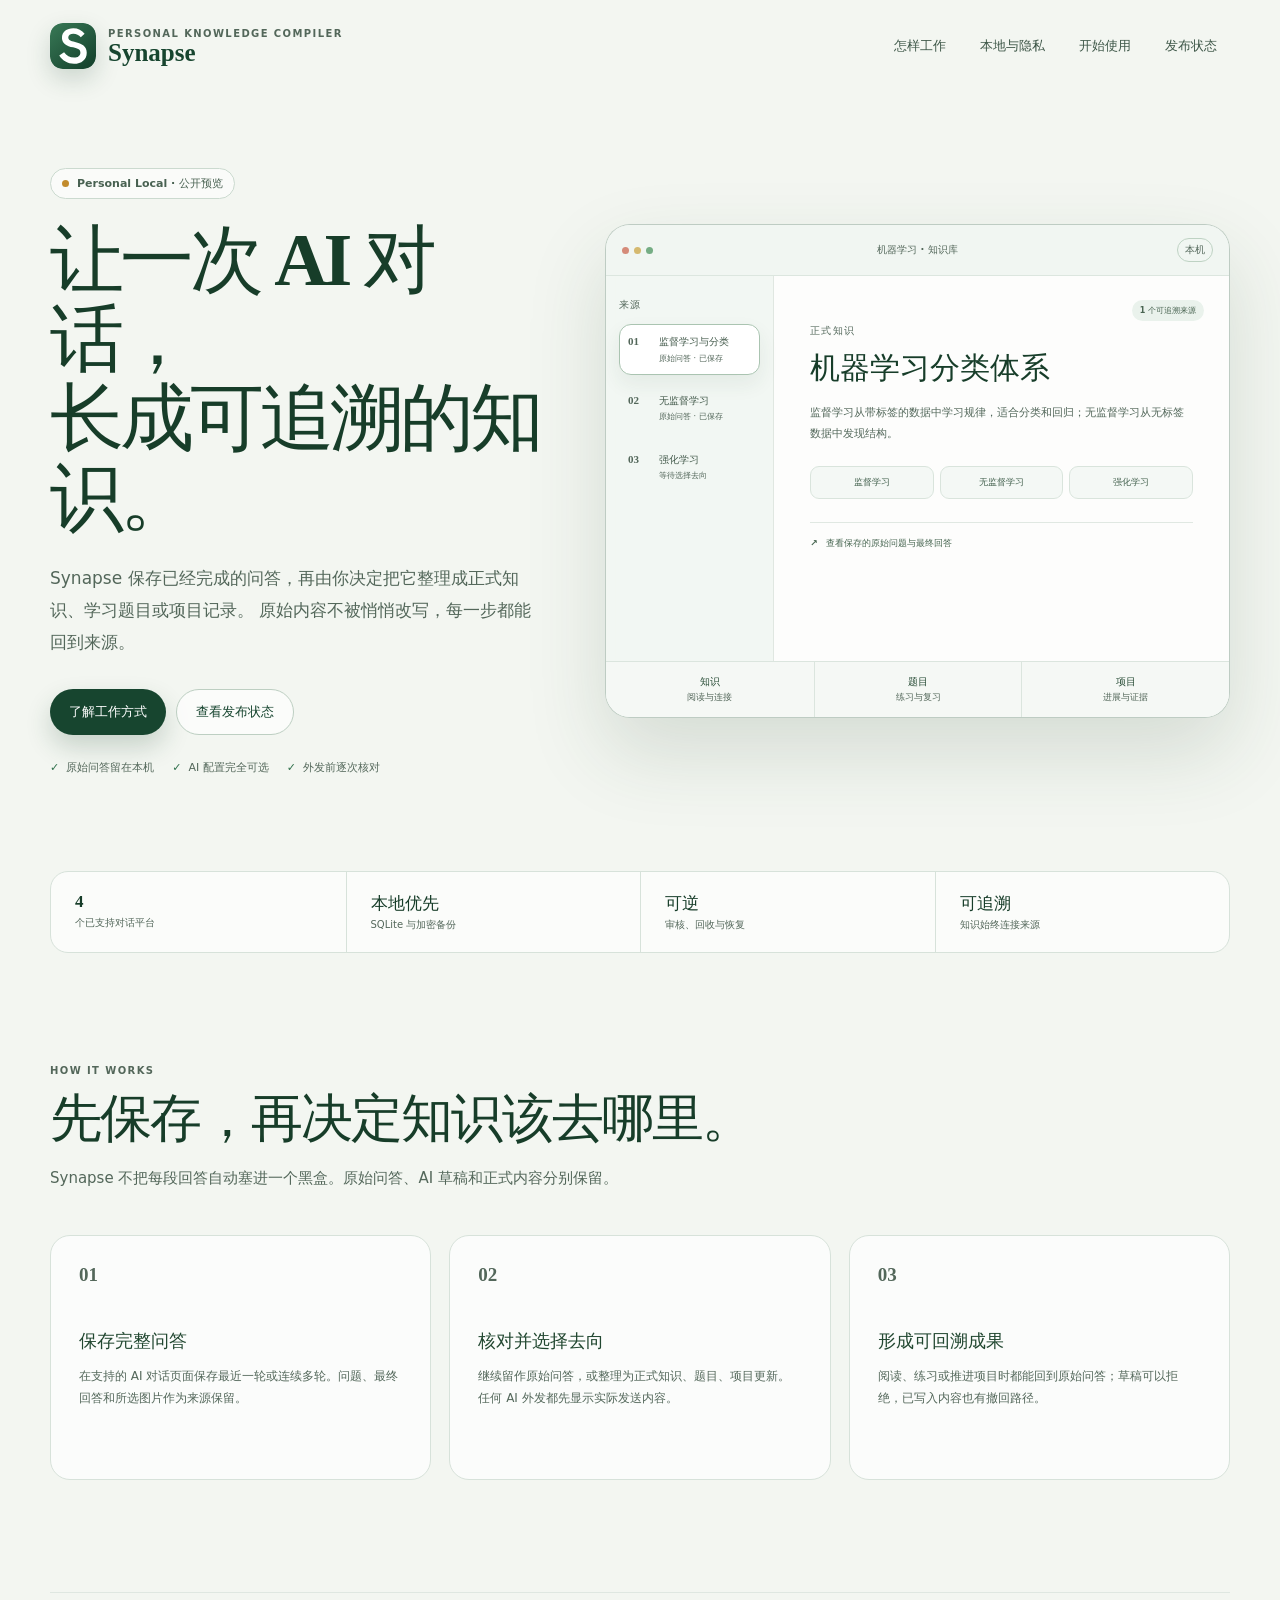
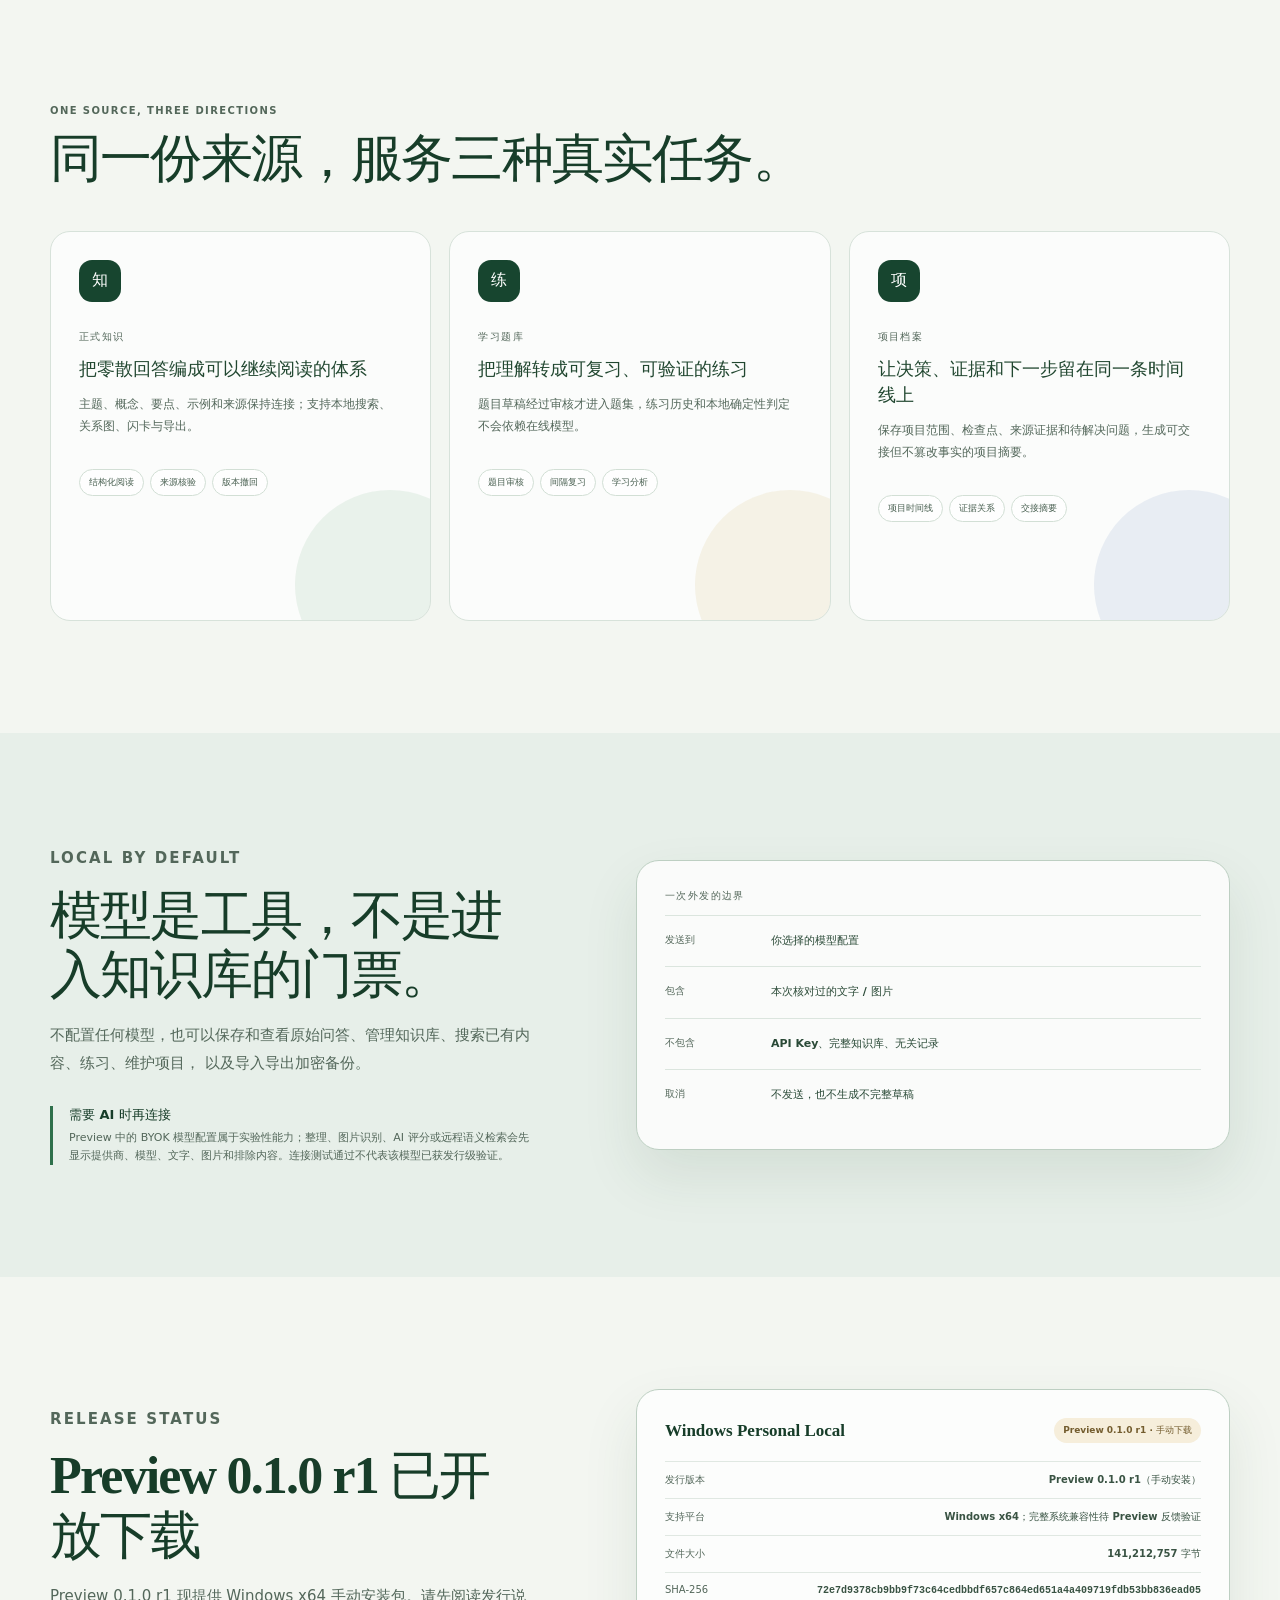
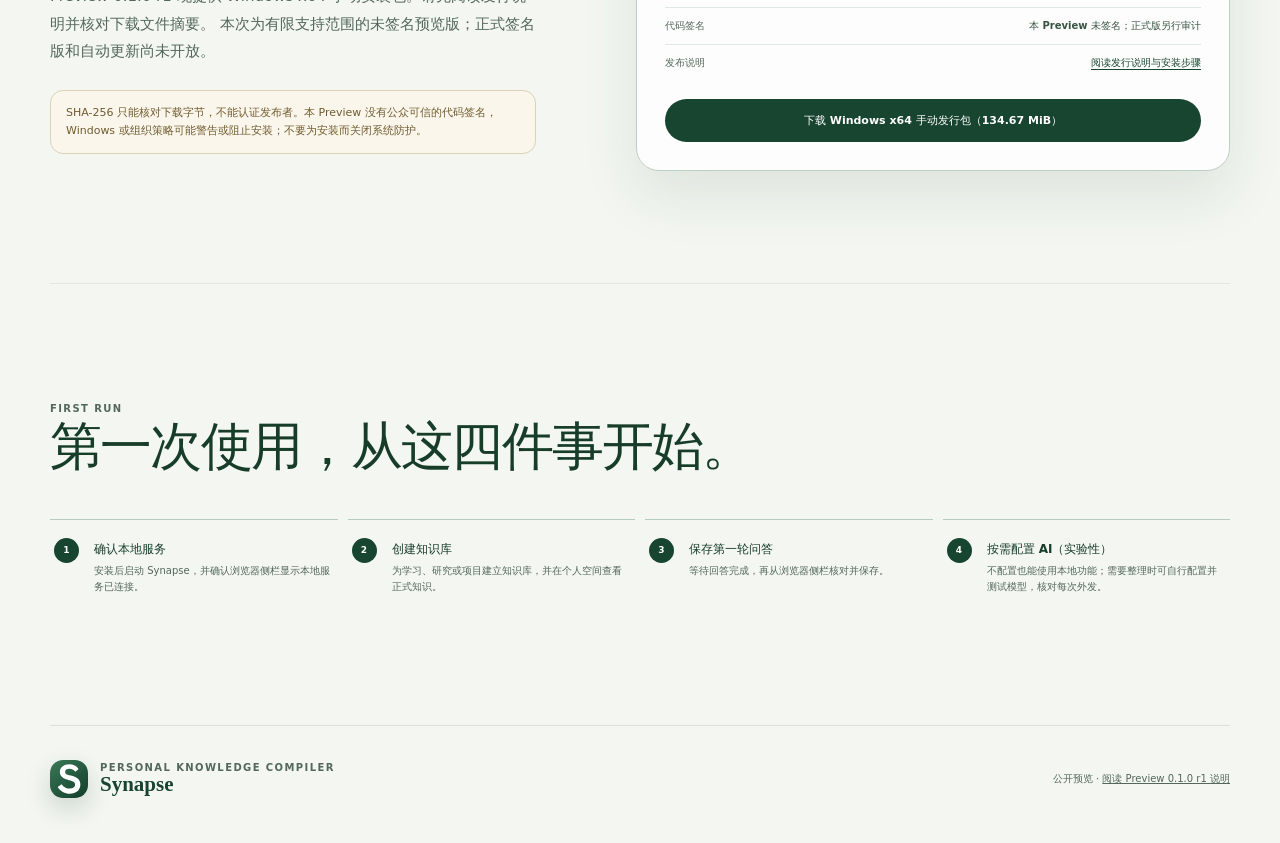
<file: index.html>
<!doctype html>
<html lang="zh-CN">
  <head>
    <meta charset="utf-8">
    <meta name="viewport" content="width=device-width, initial-scale=1">
    <meta
      name="description"
      content="Synapse Personal Local：把 AI 对话整理成可审核、可追溯的个人知识。"
    >
    <title>Synapse Personal Local · 让知识留下来</title>
    <link rel="stylesheet" href="./styles.css">
  </head>
  <body>
    <header class="site-header">
      <a class="brand" href="#top" aria-label="Synapse 首页">
        <img src="./brand/synapse-mark.svg" alt="" width="46" height="46">
        <span>
          <small>PERSONAL KNOWLEDGE COMPILER</small>
          <strong>Synapse</strong>
        </span>
      </a>
      <nav aria-label="公开页面导航">
        <a href="#workflow">怎样工作</a>
        <a href="#privacy">本地与隐私</a>
        <a href="#first-run">开始使用</a>
        <a href="#availability">发布状态</a>
      </nav>
    </header>

    <main id="top">
      <section class="hero" aria-labelledby="hero-title">
        <div class="hero-copy">
          <p class="status-kicker"><span></span> Personal Local · 公开预览</p>
          <h1 id="hero-title">让一次 AI 对话，<br>长成可追溯的知识。</h1>
          <p class="hero-lede">
            Synapse 保存已经完成的问答，再由你决定把它整理成正式知识、学习题目或项目记录。
            原始内容不被悄悄改写，每一步都能回到来源。
          </p>
          <div class="hero-actions">
            <a class="primary-link" href="#workflow">了解工作方式</a>
            <a class="secondary-link" href="#availability">查看发布状态</a>
          </div>
          <ul class="hero-facts" aria-label="产品边界摘要">
            <li>原始问答留在本机</li>
            <li>AI 配置完全可选</li>
            <li>外发前逐次核对</li>
          </ul>
        </div>

        <div class="product-window" aria-label="Synapse 知识整理流程示意">
          <div class="window-bar">
            <span class="window-dots" aria-hidden="true"><i></i><i></i><i></i></span>
            <strong>机器学习 · 知识库</strong>
            <span class="local-pill">本机</span>
          </div>
          <div class="window-body">
            <div class="source-rail">
              <p class="mini-label">来源</p>
              <article class="source-card active">
                <span>01</span>
                <div>
                  <strong>监督学习与分类</strong>
                  <small>原始问答 · 已保存</small>
                </div>
              </article>
              <article class="source-card">
                <span>02</span>
                <div>
                  <strong>无监督学习</strong>
                  <small>原始问答 · 已保存</small>
                </div>
              </article>
              <article class="source-card">
                <span>03</span>
                <div>
                  <strong>强化学习</strong>
                  <small>等待选择去向</small>
                </div>
              </article>
            </div>
            <article class="knowledge-sheet">
              <p class="mini-label">正式知识</p>
              <span class="trace-badge">1 个可追溯来源</span>
              <h2>机器学习分类体系</h2>
              <p>
                监督学习从带标签的数据中学习规律，适合分类和回归；无监督学习从无标签数据中发现结构。
              </p>
              <div class="concept-grid">
                <span>监督学习</span><span>无监督学习</span><span>强化学习</span>
              </div>
              <div class="source-link"><b>↗</b> 查看保存的原始问题与最终回答</div>
            </article>
          </div>
          <div class="destination-bar" aria-label="三种整理去向">
            <span><b>知识</b> 阅读与连接</span>
            <span><b>题目</b> 练习与复习</span>
            <span><b>项目</b> 进展与证据</span>
          </div>
        </div>
      </section>

      <section class="trust-strip" aria-label="当前支持范围">
        <div><strong>4</strong><span>个已支持对话平台</span></div>
        <div><strong>本地优先</strong><span>SQLite 与加密备份</span></div>
        <div><strong>可逆</strong><span>审核、回收与恢复</span></div>
        <div><strong>可追溯</strong><span>知识始终连接来源</span></div>
      </section>

      <section id="workflow" class="section-block workflow-section">
        <div class="section-intro">
          <p class="eyebrow">HOW IT WORKS</p>
          <h2>先保存，再决定知识该去哪里。</h2>
          <p>Synapse 不把每段回答自动塞进一个黑盒。原始问答、AI 草稿和正式内容分别保留。</p>
        </div>
        <div class="step-grid">
          <article>
            <span class="step-number">01</span>
            <h3>保存完整问答</h3>
            <p>在支持的 AI 对话页面保存最近一轮或连续多轮。问题、最终回答和所选图片作为来源保留。</p>
          </article>
          <article>
            <span class="step-number">02</span>
            <h3>核对并选择去向</h3>
            <p>继续留作原始问答，或整理为正式知识、题目、项目更新。任何 AI 外发都先显示实际发送内容。</p>
          </article>
          <article>
            <span class="step-number">03</span>
            <h3>形成可回溯成果</h3>
            <p>阅读、练习或推进项目时都能回到原始问答；草稿可以拒绝，已写入内容也有撤回路径。</p>
          </article>
        </div>
      </section>

      <section class="section-block destinations-section" aria-labelledby="destinations-title">
        <div class="section-intro compact">
          <p class="eyebrow">ONE SOURCE, THREE DIRECTIONS</p>
          <h2 id="destinations-title">同一份来源，服务三种真实任务。</h2>
        </div>
        <div class="destination-grid">
          <article class="destination-card knowledge-card">
            <span class="card-icon" aria-hidden="true">知</span>
            <p class="mini-label">正式知识</p>
            <h3>把零散回答编成可以继续阅读的体系</h3>
            <p>主题、概念、要点、示例和来源保持连接；支持本地搜索、关系图、闪卡与导出。</p>
            <ul><li>结构化阅读</li><li>来源核验</li><li>版本撤回</li></ul>
          </article>
          <article class="destination-card exercise-card">
            <span class="card-icon" aria-hidden="true">练</span>
            <p class="mini-label">学习题库</p>
            <h3>把理解转成可复习、可验证的练习</h3>
            <p>题目草稿经过审核才进入题集，练习历史和本地确定性判定不会依赖在线模型。</p>
            <ul><li>题目审核</li><li>间隔复习</li><li>学习分析</li></ul>
          </article>
          <article class="destination-card project-card">
            <span class="card-icon" aria-hidden="true">项</span>
            <p class="mini-label">项目档案</p>
            <h3>让决策、证据和下一步留在同一条时间线上</h3>
            <p>保存项目范围、检查点、来源证据和待解决问题，生成可交接但不篡改事实的项目摘要。</p>
            <ul><li>项目时间线</li><li>证据关系</li><li>交接摘要</li></ul>
          </article>
        </div>
      </section>

      <section id="privacy" class="section-block privacy-section">
        <div class="privacy-copy">
          <p class="eyebrow">LOCAL BY DEFAULT</p>
          <h2>模型是工具，不是进入知识库的门票。</h2>
          <p>
            不配置任何模型，也可以保存和查看原始问答、管理知识库、搜索已有内容、练习、维护项目，
            以及导入导出加密备份。
          </p>
          <div class="privacy-note">
            <strong>需要 AI 时再连接</strong>
            <span>Preview 中的 BYOK 模型配置属于实验性能力；整理、图片识别、AI 评分或远程语义检索会先显示提供商、模型、文字、图片和排除内容。连接测试通过不代表该模型已获发行级验证。</span>
          </div>
        </div>
        <div class="boundary-card">
          <p class="mini-label">一次外发的边界</p>
          <div class="boundary-row"><span>发送到</span><strong>你选择的模型配置</strong></div>
          <div class="boundary-row"><span>包含</span><strong>本次核对过的文字 / 图片</strong></div>
          <div class="boundary-row"><span>不包含</span><strong>API Key、完整知识库、无关记录</strong></div>
          <div class="boundary-row"><span>取消</span><strong>不发送，也不生成不完整草稿</strong></div>
        </div>
      </section>

      <section id="availability" class="section-block availability-section" data-release-status="public-preview">
        <div class="availability-copy">
          <p class="eyebrow">RELEASE STATUS</p>
          <h2>Preview 0.1.0 r1 已开放下载</h2>
          <p>
            Preview 0.1.0 r1 现提供 Windows x64 手动安装包。请先阅读发行说明并核对下载文件摘要。
            本次为有限支持范围的未签名预览版；正式签名版和自动更新尚未开放。
          </p>
          <aside role="note">
            SHA-256 只能核对下载字节，不能认证发布者。本 Preview 没有公众可信的代码签名，
            Windows 或组织策略可能警告或阻止安装；不要为安装而关闭系统防护。
          </aside>
        </div>
        <div class="release-card" aria-label="Preview 0.1.0 r1 发行包信息">
          <div class="release-card-heading">
            <span>Windows Personal Local</span>
            <strong>Preview 0.1.0 r1 · 手动下载</strong>
          </div>
          <dl>
            <div><dt>发行版本</dt><dd>Preview 0.1.0 r1（手动安装）</dd></div>
            <div><dt>支持平台</dt><dd>Windows x64；完整系统兼容性待 Preview 反馈验证</dd></div>
            <div><dt>文件大小</dt><dd>141,212,757 字节</dd></div>
            <div><dt>SHA-256</dt><dd><code>72e7d9378cb9bb9f73c64cedbbdf657c864ed651a4a409719fdb53bb836ead05</code></dd></div>
            <div><dt>代码签名</dt><dd>本 Preview 未签名；正式版另行审计</dd></div>
            <div><dt>发布说明</dt><dd><a href="./preview-0.1.0-r1.html">阅读发行说明与安装步骤</a></dd></div>
          </dl>
          <a class="release-download" href="https://github.com/zoror08808/synapse-preview/releases/download/preview-0.1.0-r1/synapse-personal-local-preview-0.1.0-r1-manual.zip">下载 Windows x64 手动发行包（134.67 MiB）</a>
        </div>
      </section>

      <section id="first-run" class="section-block start-section" aria-labelledby="start-title">
        <div class="section-intro compact">
          <p class="eyebrow">FIRST RUN</p>
          <h2 id="start-title">第一次使用，从这四件事开始。</h2>
        </div>
        <ol>
          <li><span>1</span><div><strong>确认本地服务</strong><p>安装后启动 Synapse，并确认浏览器侧栏显示本地服务已连接。</p></div></li>
          <li><span>2</span><div><strong>创建知识库</strong><p>为学习、研究或项目建立知识库，并在个人空间查看正式知识。</p></div></li>
          <li><span>3</span><div><strong>保存第一轮问答</strong><p>等待回答完成，再从浏览器侧栏核对并保存。</p></div></li>
          <li><span>4</span><div><strong>按需配置 AI（实验性）</strong><p>不配置也能使用本地功能；需要整理时可自行配置并测试模型，核对每次外发。</p></div></li>
        </ol>
      </section>
    </main>

    <footer>
      <div class="brand footer-brand">
        <img src="./brand/synapse-mark.svg" alt="" width="38" height="38">
        <span><small>PERSONAL KNOWLEDGE COMPILER</small><strong>Synapse</strong></span>
      </div>
      <p>公开预览 · <a href="./preview-0.1.0-r1.html">阅读 Preview 0.1.0 r1 说明</a></p>
    </footer>
  </body>
</html>
</file>
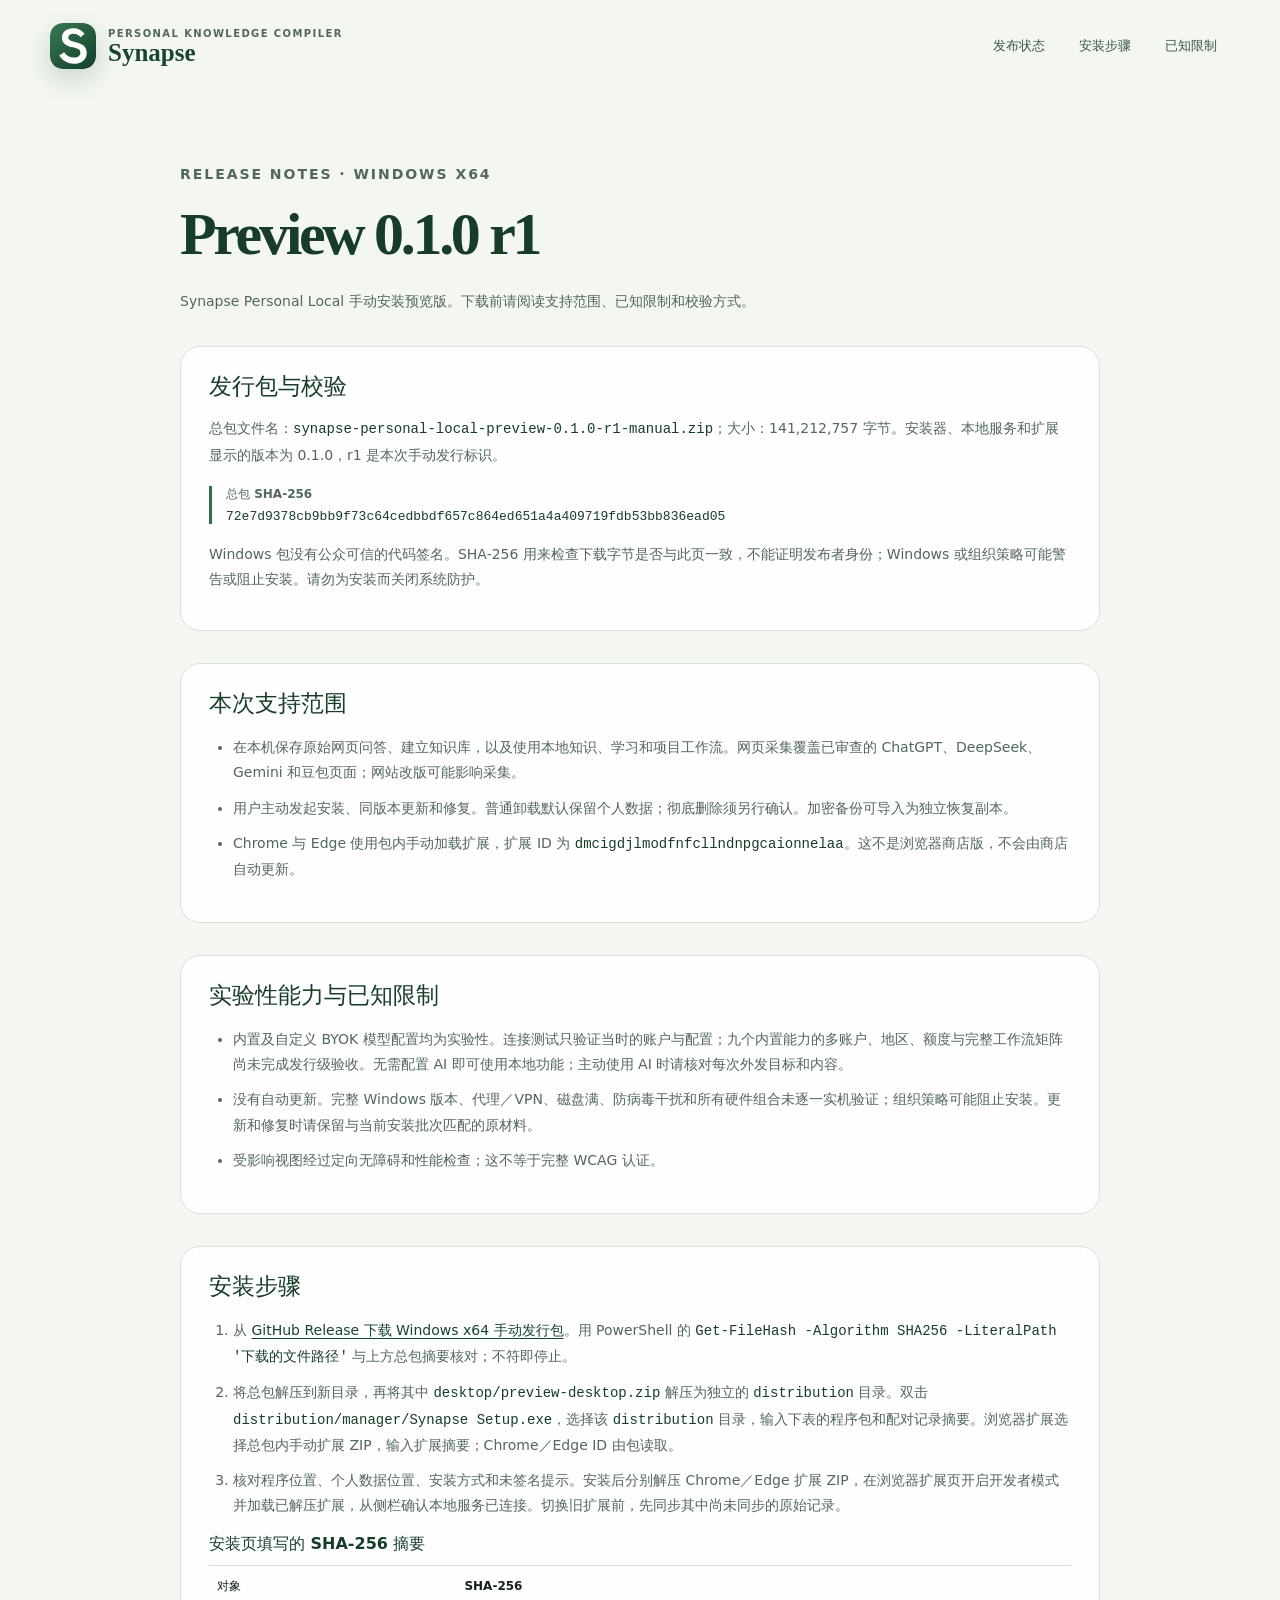
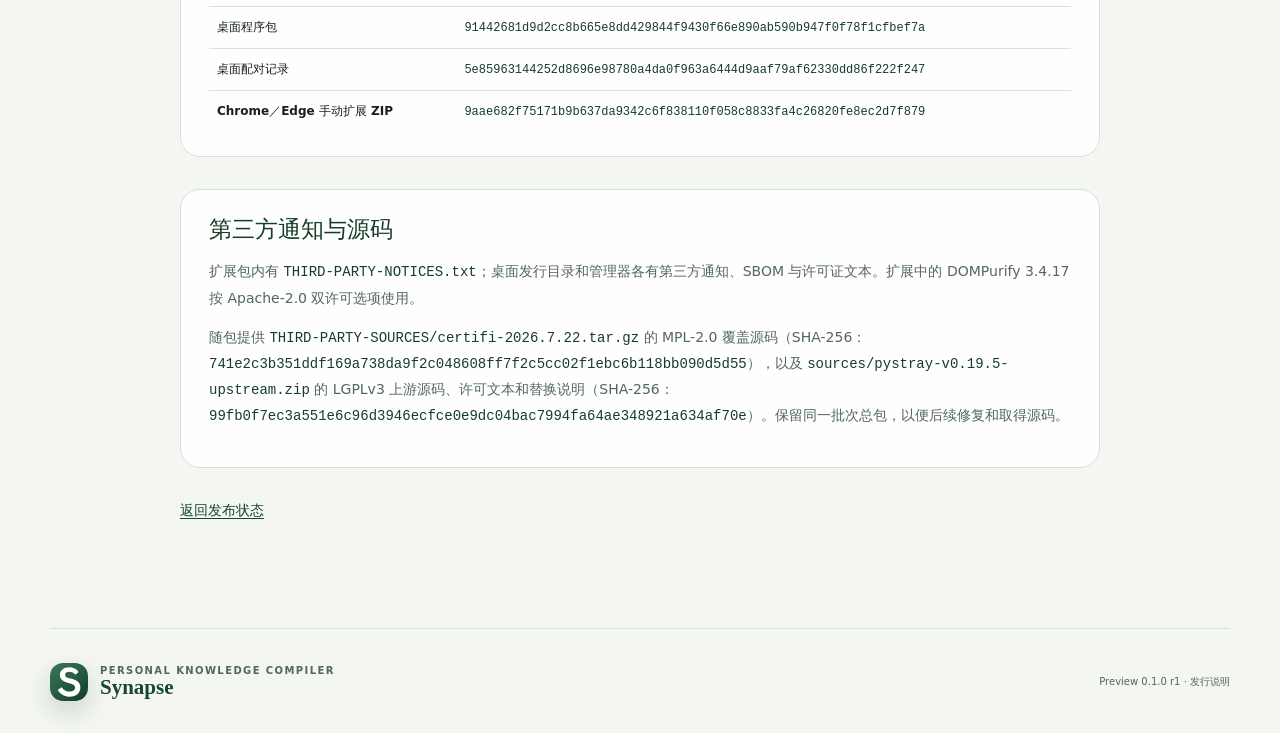
<file: preview-0.1.0-r1.html>
<!doctype html>
<html lang="zh-CN">
  <head>
    <meta charset="utf-8">
    <meta name="viewport" content="width=device-width, initial-scale=1">
    <meta name="description" content="Synapse Personal Local Preview 0.1.0 r1 发行说明、校验摘要、安装步骤与已知限制。">
    <title>Preview 0.1.0 r1 发行说明 · Synapse</title>
    <link rel="stylesheet" href="./styles.css">
  </head>
  <body>
    <header class="site-header">
      <a class="brand" href="./index.html#top" aria-label="返回 Synapse 首页">
        <img src="./brand/synapse-mark.svg" alt="" width="46" height="46">
        <span><small>PERSONAL KNOWLEDGE COMPILER</small><strong>Synapse</strong></span>
      </a>
      <nav aria-label="发行说明导航">
        <a href="./index.html#availability">发布状态</a>
        <a href="#install">安装步骤</a>
        <a href="#limits">已知限制</a>
      </nav>
    </header>

    <main class="release-notes" id="top">
      <p class="eyebrow">RELEASE NOTES · WINDOWS X64</p>
      <h1>Preview 0.1.0 r1</h1>
      <p class="release-notes-lede">Synapse Personal Local 手动安装预览版。下载前请阅读支持范围、已知限制和校验方式。</p>

      <section aria-labelledby="release-overview">
        <h2 id="release-overview">发行包与校验</h2>
        <p>总包文件名：<code>synapse-personal-local-preview-0.1.0-r1-manual.zip</code>；大小：141,212,757 字节。安装器、本地服务和扩展显示的版本为 0.1.0，r1 是本次手动发行标识。</p>
        <div class="release-hash"><span>总包 SHA-256</span><code>72e7d9378cb9bb9f73c64cedbbdf657c864ed651a4a409719fdb53bb836ead05</code></div>
        <p>Windows 包没有公众可信的代码签名。SHA-256 用来检查下载字节是否与此页一致，不能证明发布者身份；Windows 或组织策略可能警告或阻止安装。请勿为安装而关闭系统防护。</p>
      </section>

      <section aria-labelledby="release-support">
        <h2 id="release-support">本次支持范围</h2>
        <ul>
          <li>在本机保存原始网页问答、建立知识库，以及使用本地知识、学习和项目工作流。网页采集覆盖已审查的 ChatGPT、DeepSeek、Gemini 和豆包页面；网站改版可能影响采集。</li>
          <li>用户主动发起安装、同版本更新和修复。普通卸载默认保留个人数据；彻底删除须另行确认。加密备份可导入为独立恢复副本。</li>
          <li>Chrome 与 Edge 使用包内手动加载扩展，扩展 ID 为 <code>dmcigdjlmodfnfcllndnpgcaionnelaa</code>。这不是浏览器商店版，不会由商店自动更新。</li>
        </ul>
      </section>

      <section id="limits" aria-labelledby="release-limits">
        <h2 id="release-limits">实验性能力与已知限制</h2>
        <ul>
          <li>内置及自定义 BYOK 模型配置均为<strong>实验性</strong>。连接测试只验证当时的账户与配置；九个内置能力的多账户、地区、额度与完整工作流矩阵尚未完成发行级验收。无需配置 AI 即可使用本地功能；主动使用 AI 时请核对每次外发目标和内容。</li>
          <li>没有自动更新。完整 Windows 版本、代理／VPN、磁盘满、防病毒干扰和所有硬件组合未逐一实机验证；组织策略可能阻止安装。更新和修复时请保留与当前安装批次匹配的原材料。</li>
          <li>受影响视图经过定向无障碍和性能检查；这不等于完整 WCAG 认证。</li>
        </ul>
      </section>

      <section id="install" aria-labelledby="release-install">
        <h2 id="release-install">安装步骤</h2>
        <ol>
          <li>从 <a href="https://github.com/zoror08808/synapse-preview/releases/download/preview-0.1.0-r1/synapse-personal-local-preview-0.1.0-r1-manual.zip">GitHub Release 下载 Windows x64 手动发行包</a>。用 PowerShell 的 <code>Get-FileHash -Algorithm SHA256 -LiteralPath '下载的文件路径'</code> 与上方总包摘要核对；不符即停止。</li>
          <li>将总包解压到新目录，再将其中 <code>desktop/preview-desktop.zip</code> 解压为独立的 <code>distribution</code> 目录。双击 <code>distribution/manager/Synapse Setup.exe</code>，选择该 <code>distribution</code> 目录，输入下表的程序包和配对记录摘要。浏览器扩展选择总包内手动扩展 ZIP，输入扩展摘要；Chrome／Edge ID 由包读取。</li>
          <li>核对程序位置、个人数据位置、安装方式和未签名提示。安装后分别解压 Chrome／Edge 扩展 ZIP，在浏览器扩展页开启开发者模式并加载已解压扩展，从侧栏确认本地服务已连接。切换旧扩展前，先同步其中尚未同步的原始记录。</li>
        </ol>
        <div class="release-table-wrap">
          <table>
            <caption>安装页填写的 SHA-256 摘要</caption>
            <thead><tr><th scope="col">对象</th><th scope="col">SHA-256</th></tr></thead>
            <tbody>
              <tr><th scope="row">桌面程序包</th><td><code>91442681d9d2cc8b665e8dd429844f9430f66e890ab590b947f0f78f1cfbef7a</code></td></tr>
              <tr><th scope="row">桌面配对记录</th><td><code>5e85963144252d8696e98780a4da0f963a6444d9aaf79af62330dd86f222f247</code></td></tr>
              <tr><th scope="row">Chrome／Edge 手动扩展 ZIP</th><td><code>9aae682f75171b9b637da9342c6f838110f058c8833fa4c26820fe8ec2d7f879</code></td></tr>
            </tbody>
          </table>
        </div>
      </section>

      <section aria-labelledby="release-sources">
        <h2 id="release-sources">第三方通知与源码</h2>
        <p>扩展包内有 <code>THIRD-PARTY-NOTICES.txt</code>；桌面发行目录和管理器各有第三方通知、SBOM 与许可证文本。扩展中的 DOMPurify 3.4.17 按 Apache-2.0 双许可选项使用。</p>
        <p>随包提供 <code>THIRD-PARTY-SOURCES/certifi-2026.7.22.tar.gz</code> 的 MPL-2.0 覆盖源码（SHA-256：<code>741e2c3b351ddf169a738da9f2c048608ff7f2c5cc02f1ebc6b118bb090d5d55</code>），以及 <code>sources/pystray-v0.19.5-upstream.zip</code> 的 LGPLv3 上游源码、许可文本和替换说明（SHA-256：<code>99fb0f7ec3a551e6c96d3946ecfce0e9dc04bac7994fa64ae348921a634af70e</code>）。保留同一批次总包，以便后续修复和取得源码。</p>
      </section>
      <p class="release-notes-end"><a href="./index.html#availability">返回发布状态</a></p>
    </main>
    <footer>
      <div class="brand footer-brand"><img src="./brand/synapse-mark.svg" alt="" width="38" height="38"><span><small>PERSONAL KNOWLEDGE COMPILER</small><strong>Synapse</strong></span></div>
      <p>Preview 0.1.0 r1 · 发行说明</p>
    </footer>
  </body>
</html>
</file>
<file: styles.css>
:root {
  color-scheme: light;
  --ink: #17211b;
  --heading: #173d29;
  --copy: #53675a;
  --subtle: #53675a;
  --brand: #2f704b;
  --brand-dark: #17452f;
  --brand-soft: #e8f0ea;
  --page: #f3f6f1;
  --paper: #fdfefd;
  --line: #d7e2da;
  --line-strong: #b8ccbd;
  font-family: Inter, "Microsoft YaHei UI", "Microsoft YaHei", system-ui, sans-serif;
  background: var(--page);
  color: var(--ink);
  font-synthesis: none;
  text-rendering: optimizeLegibility;
}

* { box-sizing: border-box; }
html { scroll-behavior: smooth; }
body { margin: 0; min-width: 300px; background: var(--page); }
a { color: inherit; }
a:focus-visible { outline: 3px solid rgba(55, 111, 76, .28); outline-offset: 4px; }

.site-header,
main,
footer {
  width: min(1180px, calc(100% - 40px));
  margin-inline: auto;
}

.site-header {
  display: flex;
  align-items: center;
  justify-content: space-between;
  gap: 28px;
  min-height: 92px;
}

.brand {
  display: inline-flex;
  align-items: center;
  gap: 12px;
  text-decoration: none;
}

.brand img { border-radius: 13px; box-shadow: 0 10px 24px rgba(23, 69, 47, .18); }
.brand span { display: grid; gap: 1px; }
.brand small,
.eyebrow,
.mini-label {
  color: var(--subtle);
  font-size: 10px;
  font-weight: 800;
  letter-spacing: .14em;
}
.brand strong {
  color: var(--brand-dark);
  font-family: Georgia, "Times New Roman", serif;
  font-size: 25px;
  line-height: 1;
}

.site-header nav { display: flex; align-items: center; gap: 8px; }
.site-header nav a {
  border-radius: 999px;
  padding: 9px 13px;
  color: #3e5748;
  font-size: 13px;
  font-weight: 700;
  text-decoration: none;
}
.site-header nav a:hover { background: #e8efe9; }

.hero {
  position: relative;
  display: grid;
  grid-template-columns: minmax(0, .88fr) minmax(520px, 1.12fr);
  gap: clamp(38px, 5vw, 74px);
  align-items: center;
  min-height: 680px;
  padding: 76px 0 96px;
}

.hero::before {
  position: absolute;
  inset: 0 50% auto auto;
  width: 520px;
  height: 520px;
  border-radius: 50%;
  background: rgba(183, 211, 190, .26);
  filter: blur(1px);
  content: "";
  z-index: -1;
}

.status-kicker {
  display: inline-flex;
  align-items: center;
  gap: 8px;
  margin: 0 0 22px;
  border: 1px solid #cbdacf;
  border-radius: 999px;
  padding: 7px 11px;
  color: #486151;
  background: rgba(255,255,255,.62);
  font-size: 11px;
  font-weight: 750;
}
.status-kicker span { width: 7px; height: 7px; border-radius: 50%; background: #c28b2c; }

h1,
h2,
h3,
p { margin-top: 0; }

h1 {
  max-width: 610px;
  margin-bottom: 24px;
  color: var(--heading);
  font-family: Georgia, "Times New Roman", "Microsoft YaHei", serif;
  font-size: clamp(44px, 5.8vw, 74px);
  font-weight: 700;
  letter-spacing: -.055em;
  line-height: 1.07;
}

.hero-lede {
  max-width: 570px;
  margin-bottom: 30px;
  color: var(--copy);
  font-size: 17px;
  line-height: 1.9;
}

.hero-actions { display: flex; flex-wrap: wrap; gap: 10px; }
.hero-actions a {
  display: inline-flex;
  min-height: 46px;
  align-items: center;
  justify-content: center;
  border-radius: 999px;
  padding: 11px 19px;
  font-size: 13px;
  font-weight: 800;
  text-decoration: none;
}
.primary-link { color: white; background: var(--brand-dark); box-shadow: 0 12px 26px rgba(23,69,47,.2); }
.primary-link:hover { background: #0f3825; }
.secondary-link { border: 1px solid #bdcfc2; color: var(--brand-dark); background: rgba(255,255,255,.68); }
.secondary-link:hover { background: white; }

.hero-facts { display: flex; flex-wrap: wrap; gap: 9px 18px; margin: 25px 0 0; padding: 0; list-style: none; }
.hero-facts li { color: var(--copy); font-size: 11px; }
.hero-facts li::before { margin-right: 7px; color: var(--brand); content: "✓"; font-weight: 900; }

.product-window {
  overflow: hidden;
  border: 1px solid rgba(122, 151, 132, .48);
  border-radius: 25px;
  background: rgba(255,255,255,.78);
  box-shadow: 0 34px 80px rgba(37, 73, 50, .15);
  backdrop-filter: blur(18px);
}
.window-bar {
  display: grid;
  grid-template-columns: 1fr auto 1fr;
  align-items: center;
  gap: 12px;
  border-bottom: 1px solid #dce6df;
  padding: 13px 16px;
  color: var(--copy);
  background: rgba(239,245,240,.84);
  font-size: 10px;
}
.window-dots { display: flex; gap: 5px; }
.window-dots i { width: 7px; height: 7px; border-radius: 50%; background: #a6b9ac; }
.window-dots i:nth-child(1) { background: #d58b79; }
.window-dots i:nth-child(2) { background: #d5b96f; }
.window-dots i:nth-child(3) { background: #75ad84; }
.local-pill { justify-self: end; border: 1px solid #bed2c3; border-radius: 999px; padding: 4px 7px; }

.window-body { display: grid; grid-template-columns: 168px minmax(0, 1fr); min-height: 385px; }
.source-rail { border-right: 1px solid #e0e7e1; padding: 22px 13px; background: rgba(237,244,239,.72); }
.mini-label { margin-bottom: 12px; }
.source-card {
  display: grid;
  grid-template-columns: 24px minmax(0, 1fr);
  gap: 7px;
  margin-bottom: 8px;
  border: 1px solid transparent;
  border-radius: 12px;
  padding: 10px 8px;
  color: #435a4b;
}
.source-card.active { border-color: #aac4b1; background: #fff; box-shadow: 0 9px 20px rgba(37,77,52,.08); }
.source-card > span { color: var(--copy); font: 700 11px Georgia, serif; }
.source-card strong { display: block; font-size: 10px; line-height: 1.45; }
.source-card small { display: block; margin-top: 3px; color: var(--copy); font-size: 8px; line-height: 1.4; }

.knowledge-sheet { position: relative; padding: 48px 36px 32px; }
.trace-badge {
  position: absolute;
  top: 24px;
  right: 25px;
  border-radius: 999px;
  padding: 5px 8px;
  color: #496451;
  background: #eaf2ec;
  font-size: 8px;
  font-weight: 750;
}
.knowledge-sheet h2 { max-width: 330px; margin-bottom: 17px; color: var(--heading); font: 700 30px/1.18 Georgia, "Microsoft YaHei", serif; }
.knowledge-sheet > p:not(.mini-label) { color: var(--copy); font-size: 11px; line-height: 1.9; }
.concept-grid { display: grid; grid-template-columns: repeat(3, 1fr); gap: 6px; margin-top: 22px; }
.concept-grid span { border: 1px solid #d9e4dc; border-radius: 9px; padding: 9px 6px; color: #43614e; background: #f4f8f5; font-size: 9px; text-align: center; }
.source-link { margin-top: 23px; border-top: 1px solid #e0e8e2; padding-top: 14px; color: #476550; font-size: 9px; font-weight: 750; }
.source-link b { margin-right: 5px; }

.destination-bar { display: grid; grid-template-columns: repeat(3, 1fr); border-top: 1px solid #dbe5de; background: #f5f8f5; }
.destination-bar span { padding: 13px; color: var(--copy); font-size: 9px; text-align: center; }
.destination-bar span + span { border-left: 1px solid #dbe5de; }
.destination-bar b { display: block; margin-bottom: 2px; color: #294d37; font-size: 10px; }

.trust-strip {
  display: grid;
  grid-template-columns: repeat(4, 1fr);
  overflow: hidden;
  border: 1px solid var(--line);
  border-radius: 18px;
  background: rgba(255,255,255,.68);
}
.trust-strip div { display: grid; gap: 3px; padding: 20px 24px; }
.trust-strip div + div { border-left: 1px solid var(--line); }
.trust-strip strong { color: var(--heading); font: 700 17px Georgia, "Microsoft YaHei", serif; }
.trust-strip span { color: var(--subtle); font-size: 10px; }

.section-block { padding: 112px 0; }
.section-intro { max-width: 710px; margin-bottom: 42px; }
.section-intro.compact { max-width: 780px; }
.eyebrow { margin-bottom: 13px; }
.section-intro h2,
.privacy-copy h2,
.availability-copy h2 {
  margin-bottom: 17px;
  color: var(--heading);
  font: 700 clamp(32px, 4.2vw, 52px)/1.15 Georgia, "Microsoft YaHei", serif;
  letter-spacing: -.035em;
}
.section-intro > p:last-child,
.privacy-copy > p,
.availability-copy > p { color: var(--copy); font-size: 15px; line-height: 1.85; }

.step-grid { display: grid; grid-template-columns: repeat(3, 1fr); gap: 18px; }
.step-grid article,
.destination-card {
  border: 1px solid var(--line);
  border-radius: 20px;
  padding: 28px;
  background: rgba(255,255,255,.72);
}
.step-grid article { min-height: 245px; }
.step-number { color: var(--copy); font: 700 19px Georgia, serif; }
.step-grid h3,
.destination-card h3 { margin: 42px 0 12px; color: #214730; font-size: 18px; line-height: 1.45; }
.step-grid p,
.destination-card > p:not(.mini-label) { color: var(--copy); font-size: 12px; line-height: 1.8; }

.destinations-section { border-top: 1px solid #dfe7e1; }
.destination-grid { display: grid; grid-template-columns: repeat(3, 1fr); gap: 18px; }
.destination-card { position: relative; min-height: 390px; overflow: hidden; }
.destination-card::after { position: absolute; right: -55px; bottom: -60px; width: 190px; height: 190px; border-radius: 50%; background: var(--halo); content: ""; }
.knowledge-card { --halo: rgba(159, 200, 170, .2); }
.exercise-card { --halo: rgba(217, 197, 143, .2); }
.project-card { --halo: rgba(153, 177, 209, .2); }
.card-icon { display: grid; width: 42px; height: 42px; place-items: center; margin-bottom: 28px; border-radius: 13px; color: #fff; background: var(--brand-dark); font-family: Georgia, serif; }
.destination-card h3 { margin-top: 10px; }
.destination-card ul { position: relative; z-index: 1; display: flex; flex-wrap: wrap; gap: 6px; margin: 32px 0 0; padding: 0; list-style: none; }
.destination-card li { border: 1px solid #d2dfd5; border-radius: 999px; padding: 6px 9px; color: #496051; background: rgba(255,255,255,.75); font-size: 9px; font-weight: 750; }

.privacy-section,
.availability-section { display: grid; grid-template-columns: minmax(0, .9fr) minmax(420px, 1.1fr); gap: clamp(48px, 8vw, 100px); align-items: center; }
.privacy-section {
  position: relative;
  width: auto;
  margin-inline: 0;
  padding-inline: 0;
  background: #e7efe9;
  box-shadow: 0 0 0 100vmax #e7efe9;
  clip-path: inset(0 -100vmax);
}
.privacy-copy { max-width: 570px; }
.privacy-note { display: grid; gap: 5px; margin-top: 28px; border-left: 3px solid var(--brand); padding-left: 16px; }
.privacy-note strong { color: var(--heading); font-size: 13px; }
.privacy-note span { color: var(--copy); font-size: 11px; line-height: 1.65; }

.boundary-card,
.release-card { border: 1px solid #bdcfc2; border-radius: 23px; padding: 28px; background: rgba(255,255,255,.78); box-shadow: 0 25px 55px rgba(35,78,50,.1); }
.boundary-row { display: grid; grid-template-columns: 90px minmax(0, 1fr); gap: 16px; border-top: 1px solid #dbe5de; padding: 17px 0; }
.boundary-row span { color: var(--subtle); font-size: 10px; }
.boundary-row strong { color: #294936; font-size: 11px; line-height: 1.5; }

.availability-section { border-bottom: 1px solid #dfe7e1; }
.availability-copy aside { margin-top: 24px; border: 1px solid #ded2b6; border-radius: 13px; padding: 13px 15px; color: #705b2f; background: #faf6eb; font-size: 11px; line-height: 1.65; }
.release-card-heading { display: flex; align-items: center; justify-content: space-between; gap: 18px; margin-bottom: 18px; }
.release-card-heading span { color: var(--heading); font: 700 17px Georgia, "Microsoft YaHei", serif; }
.release-card-heading strong { border-radius: 999px; padding: 6px 9px; color: #735c2e; background: #f6eedb; font-size: 9px; }
.release-card dl { margin: 0; }
.release-card dl div { display: grid; grid-template-columns: 105px minmax(0,1fr); gap: 16px; border-top: 1px solid #e0e8e2; padding: 11px 0; }
.release-card dt { color: var(--subtle); font-size: 10px; }
.release-card dd { margin: 0; color: #395343; font-size: 10px; font-weight: 750; text-align: right; overflow-wrap: anywhere; }
.release-download { display: flex; min-height: 43px; align-items: center; justify-content: center; margin-top: 18px; padding: 8px 15px; border-radius: 999px; color: #fff; background: var(--brand-dark); font-size: 11px; font-weight: 800; text-align: center; text-decoration: none; }
.release-download:hover { background: var(--heading); }
.release-card dd a,
.release-notes a { color: var(--brand-dark); text-underline-offset: 3px; }
.release-notes { max-width: 920px; padding-block: 70px 90px; }
.release-notes h1 { margin: 8px 0 20px; color: var(--heading); font-size: clamp(34px, 6vw, 60px); line-height: 1.15; }
.release-notes-lede { max-width: 760px; font-size: 17px; line-height: 1.8; }
.release-notes section { margin-top: 32px; border: 1px solid var(--line); border-radius: 20px; padding: 24px 28px; background: var(--paper); }
.release-notes h2 { margin: 0 0 14px; color: var(--heading); font-size: 23px; }
.release-notes p,
.release-notes li { color: var(--copy); font-size: 14px; line-height: 1.8; }
.release-notes ul,
.release-notes ol { padding-left: 1.5em; }
.release-notes li + li { margin-top: 10px; }
.release-notes code { color: var(--heading); overflow-wrap: anywhere; }
.release-hash { display: grid; gap: 6px; margin-block: 18px; border-left: 3px solid var(--brand); padding-left: 14px; }
.release-hash span { color: var(--subtle); font-size: 12px; font-weight: 700; }
.release-hash code { font-size: 13px; }
.release-table-wrap { overflow-x: auto; }
.release-notes table { width: 100%; border-collapse: collapse; }
.release-notes caption { margin-bottom: 10px; color: var(--heading); font-weight: 700; text-align: left; }
.release-notes th,
.release-notes td { border-top: 1px solid var(--line); padding: 11px 8px; font-size: 12px; line-height: 1.5; text-align: left; vertical-align: top; }
.release-notes td { overflow-wrap: anywhere; }
.release-notes-end { margin-top: 30px; }

.start-section ol { display: grid; grid-template-columns: repeat(4, 1fr); gap: 10px; margin: 0; padding: 0; list-style: none; }
.start-section li { display: grid; grid-template-columns: 30px minmax(0,1fr); gap: 10px; border-top: 1px solid var(--line-strong); padding: 18px 4px; }
.start-section li > span { display: grid; width: 25px; height: 25px; place-items: center; border-radius: 50%; color: #fff; background: var(--brand-dark); font-size: 9px; font-weight: 800; }
.start-section strong { color: var(--heading); font-size: 12px; }
.start-section p { margin: 5px 0 0; color: var(--copy); font-size: 10px; line-height: 1.6; }

footer { display: flex; align-items: center; justify-content: space-between; gap: 25px; border-top: 1px solid var(--line); padding: 34px 0 46px; }
.footer-brand .brand strong,
.footer-brand strong { font-size: 21px; }
footer p { margin: 0; color: var(--subtle); font-size: 10px; text-align: right; }
footer code { color: #3d5b49; }

@media (max-width: 960px) {
  .hero { grid-template-columns: minmax(0, 1fr); padding-top: 48px; }
  .hero-copy,
  .product-window { min-width: 0; }
  .hero-copy { max-width: 720px; }
  .trust-strip { grid-template-columns: repeat(2, 1fr); }
  .trust-strip div:nth-child(3) { border-left: 0; border-top: 1px solid var(--line); }
  .trust-strip div:nth-child(4) { border-top: 1px solid var(--line); }
  .privacy-section,
  .availability-section { grid-template-columns: 1fr; }
  .privacy-copy { max-width: 720px; }
  .start-section ol { grid-template-columns: repeat(2, 1fr); }
}

@media (max-width: 720px) {
  .release-notes { padding-block: 48px 65px; }
  .release-notes section { padding: 20px 18px; }
  .site-header,
  main,
  footer { width: min(100% - 28px, 1180px); }
  .site-header { align-items: flex-start; flex-direction: column; padding: 18px 0; }
  .site-header nav { width: 100%; overflow-x: auto; }
  .site-header nav a { padding-inline: 9px; white-space: nowrap; }
  .hero { min-height: auto; padding: 52px 0 72px; }
  h1 { font-size: clamp(38px, 11vw, 46px); overflow-wrap: anywhere; }
  .hero-lede { font-size: 15px; }
  .product-window { border-radius: 18px; }
  .window-bar { grid-template-columns: 1fr auto; }
  .window-bar > strong { display: none; }
  .window-body { grid-template-columns: 1fr; }
  .source-rail { display: none; }
  .knowledge-sheet { min-height: 355px; padding: 52px 22px 28px; }
  .knowledge-sheet h2 { font-size: 27px; }
  .concept-grid { grid-template-columns: 1fr; }
  .trust-strip,
  .step-grid,
  .destination-grid,
  .start-section ol { grid-template-columns: 1fr; }
  .trust-strip div + div { border-top: 1px solid var(--line); border-left: 0; }
  .section-block { padding: 78px 0; }
  .privacy-section { margin-inline: 0; padding-inline: 0; }
  .destination-card { min-height: auto; }
  .boundary-card,
  .release-card { padding: 21px; }
  .boundary-row { grid-template-columns: 75px minmax(0, 1fr); }
  .release-card-heading { align-items: flex-start; flex-direction: column; }
  footer { align-items: flex-start; flex-direction: column; }
  footer p { text-align: left; }
}

@media (max-width: 380px) {
  .brand small { font-size: 8px; }
  .brand strong { font-size: 22px; }
  .hero-actions a { width: 100%; }
  .destination-bar span { padding-inline: 7px; }
  .release-card dl div { grid-template-columns: 1fr; gap: 3px; }
  .release-card dd { text-align: left; }
}

@media (prefers-reduced-motion: reduce) {
  html { scroll-behavior: auto; }
}
</file>
